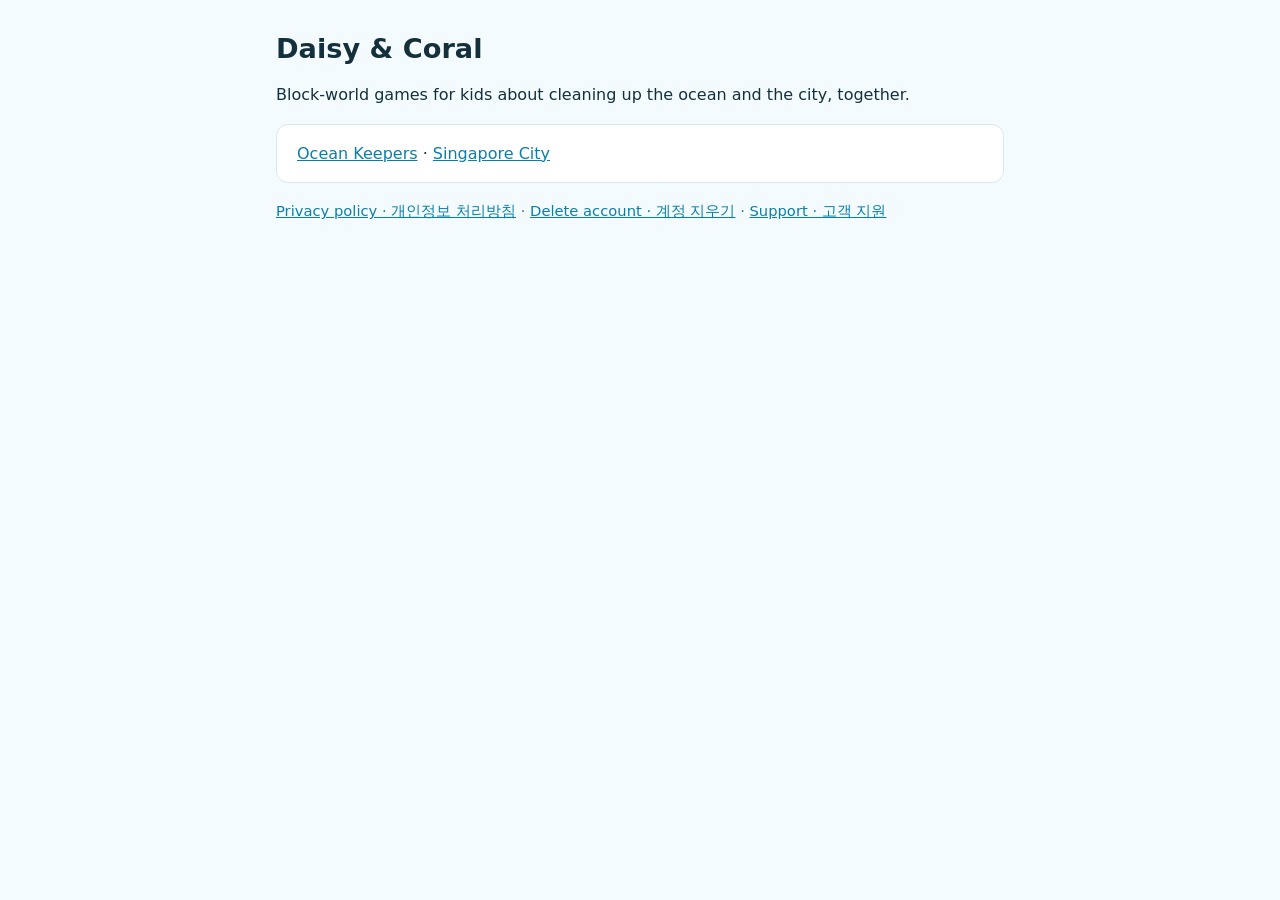
<file: index.html>
<!doctype html>
<html lang="en">
<head>
<meta charset="utf-8">
<meta name="viewport" content="width=device-width, initial-scale=1">
<title>Daisy &amp; Coral</title>
<link rel="stylesheet" href="style.css">
</head>
<body>
<main>
<h1>Daisy &amp; Coral</h1>
<p>Block-world games for kids about cleaning up the ocean and the city, together.</p>
<div class="card"><a href="mermaid-reef/">Ocean Keepers</a> · <a href="mermaid-reef/city/">Singapore City</a></div>
<p class="muted"><a href="privacy/">Privacy policy · 개인정보 처리방침</a> · <a href="delete-account/">Delete account · 계정 지우기</a> · <a href="support/">Support · 고객 지원</a></p>
</main>
</body>
</html>
</file>
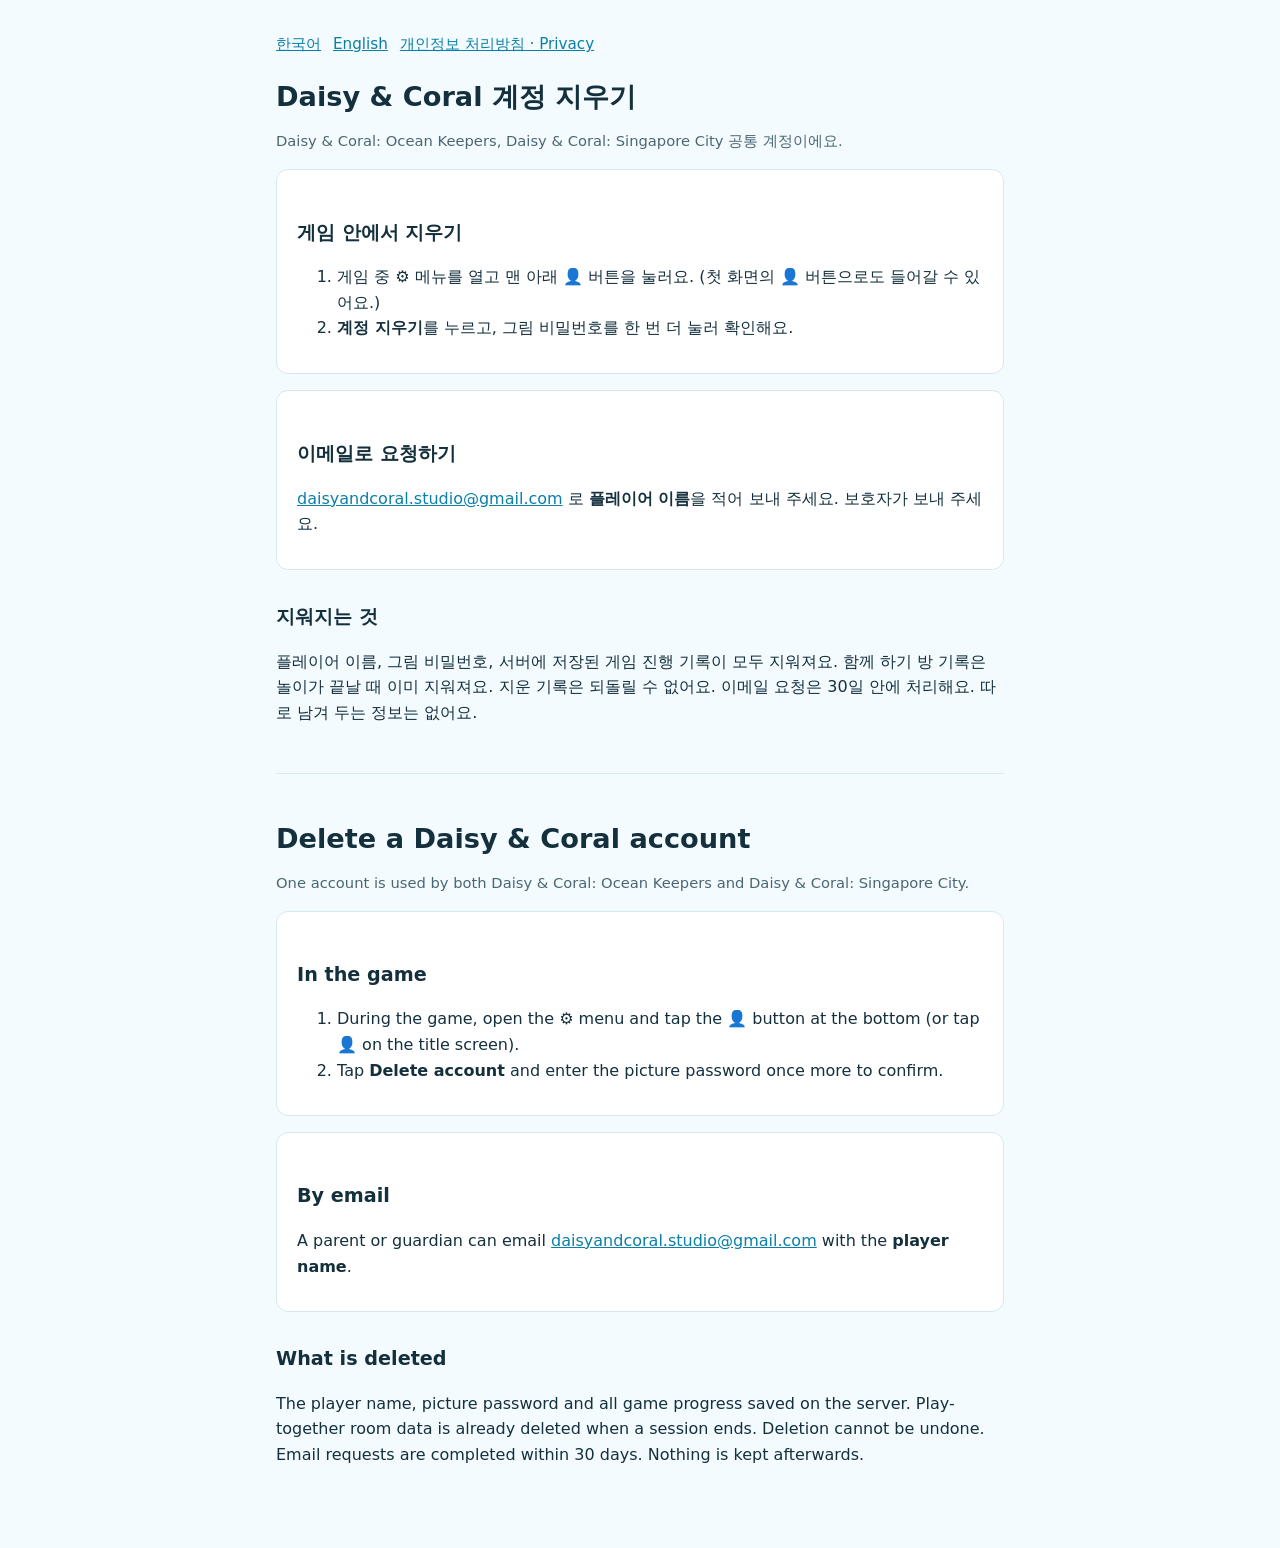
<file: delete-account/index.html>
<!doctype html>
<html lang="ko">
<head>
<meta charset="utf-8">
<meta name="viewport" content="width=device-width, initial-scale=1">
<title>Daisy &amp; Coral 계정 지우기 · Delete account</title>
<link rel="stylesheet" href="../style.css">
</head>
<body>
<main>
<nav><a href="#ko">한국어</a><a href="#en">English</a><a href="../privacy/">개인정보 처리방침 · Privacy</a></nav>

<section id="ko">
<h1>Daisy &amp; Coral 계정 지우기</h1>
<p class="muted">Daisy &amp; Coral: Ocean Keepers, Daisy &amp; Coral: Singapore City 공통 계정이에요.</p>

<div class="card">
<h2>게임 안에서 지우기</h2>
<ol>
<li>게임 중 ⚙️ 메뉴를 열고 맨 아래 👤 버튼을 눌러요. (첫 화면의 👤 버튼으로도 들어갈 수 있어요.)</li>
<li><b>계정 지우기</b>를 누르고, 그림 비밀번호를 한 번 더 눌러 확인해요.</li>
</ol>
</div>

<div class="card">
<h2>이메일로 요청하기</h2>
<p><a href="mailto:daisyandcoral.studio@gmail.com?subject=Delete%20my%20Daisy%20%26%20Coral%20account">daisyandcoral.studio@gmail.com</a> 로 <b>플레이어 이름</b>을 적어 보내 주세요. 보호자가 보내 주세요.</p>
</div>

<h2>지워지는 것</h2>
<p>플레이어 이름, 그림 비밀번호, 서버에 저장된 게임 진행 기록이 모두 지워져요. 함께 하기 방 기록은 놀이가 끝날 때 이미 지워져요. 지운 기록은 되돌릴 수 없어요. 이메일 요청은 30일 안에 처리해요. 따로 남겨 두는 정보는 없어요.</p>
</section>

<hr>

<section id="en" lang="en">
<h1>Delete a Daisy &amp; Coral account</h1>
<p class="muted">One account is used by both Daisy &amp; Coral: Ocean Keepers and Daisy &amp; Coral: Singapore City.</p>

<div class="card">
<h2>In the game</h2>
<ol>
<li>During the game, open the ⚙️ menu and tap the 👤 button at the bottom (or tap 👤 on the title screen).</li>
<li>Tap <b>Delete account</b> and enter the picture password once more to confirm.</li>
</ol>
</div>

<div class="card">
<h2>By email</h2>
<p>A parent or guardian can email <a href="mailto:daisyandcoral.studio@gmail.com?subject=Delete%20my%20Daisy%20%26%20Coral%20account">daisyandcoral.studio@gmail.com</a> with the <b>player name</b>.</p>
</div>

<h2>What is deleted</h2>
<p>The player name, picture password and all game progress saved on the server. Play-together room data is already deleted when a session ends. Deletion cannot be undone. Email requests are completed within 30 days. Nothing is kept afterwards.</p>
</section>
</main>
</body>
</html>
</file>
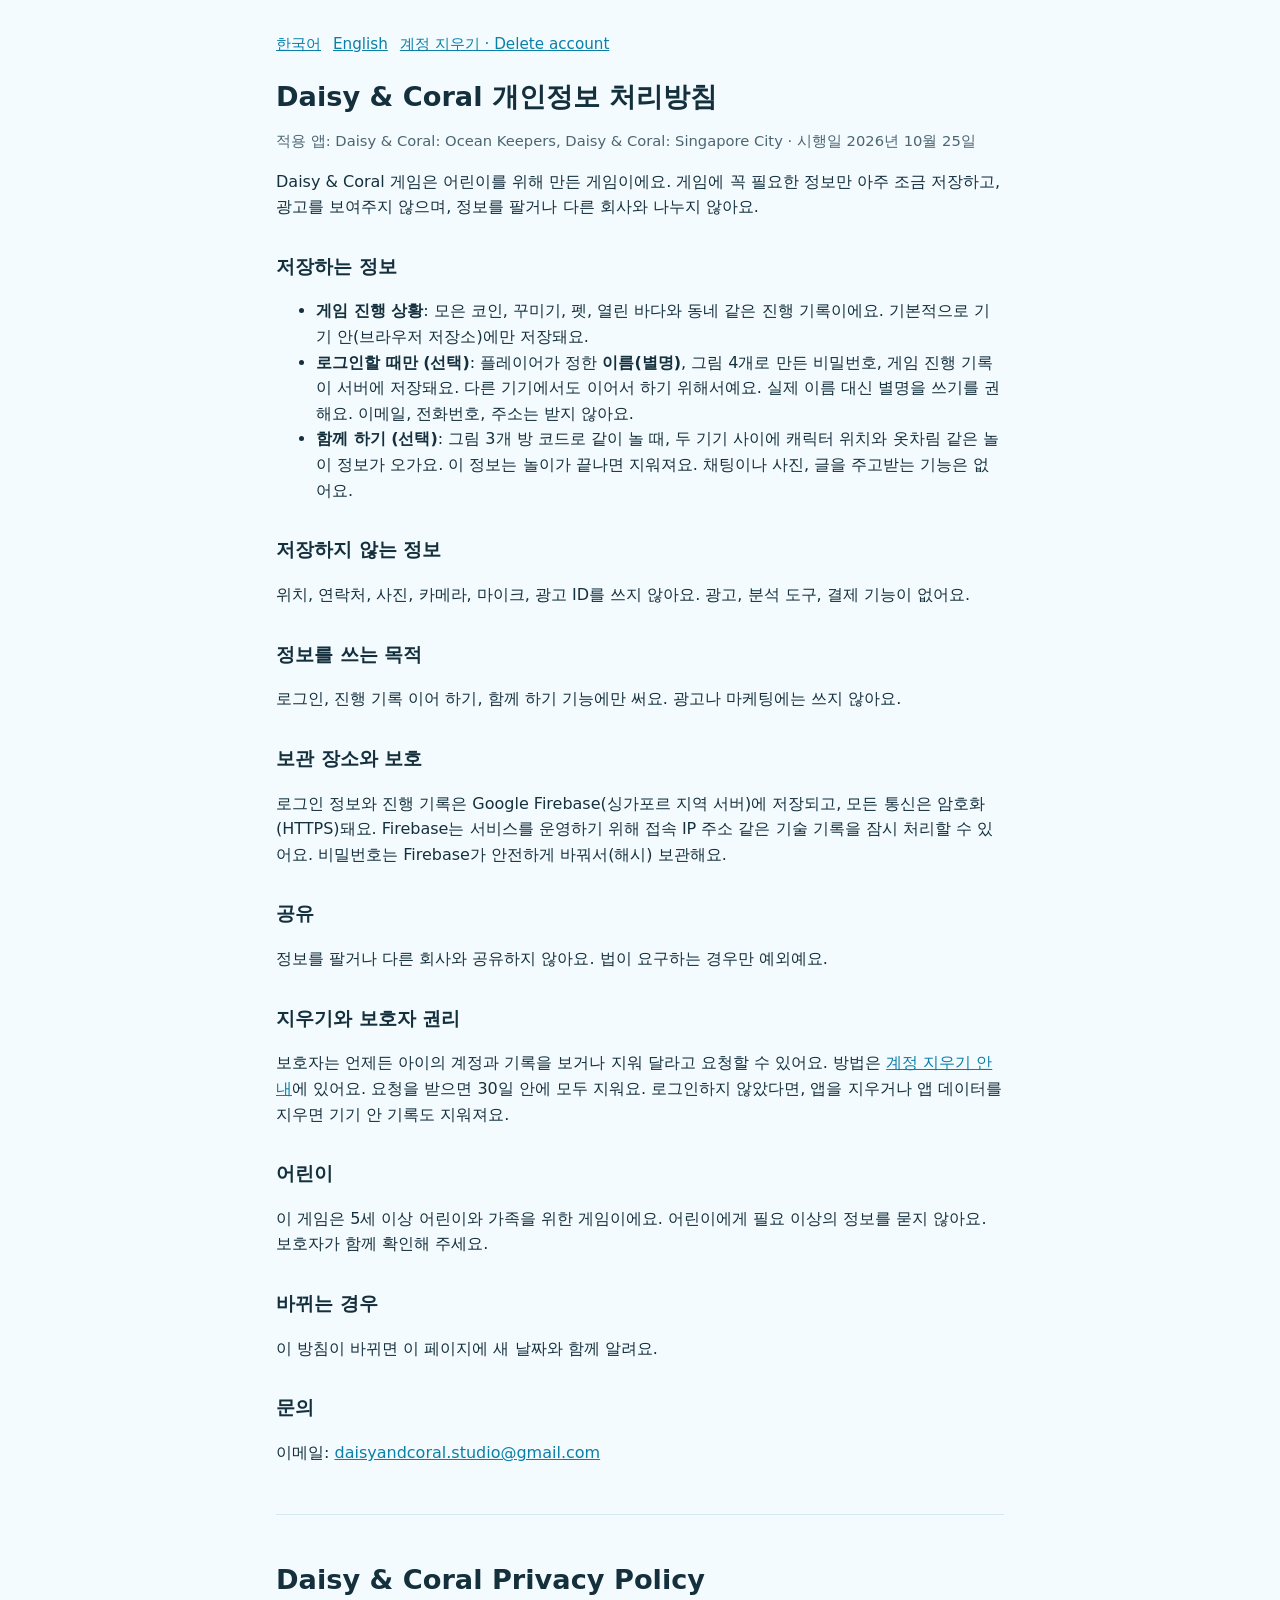
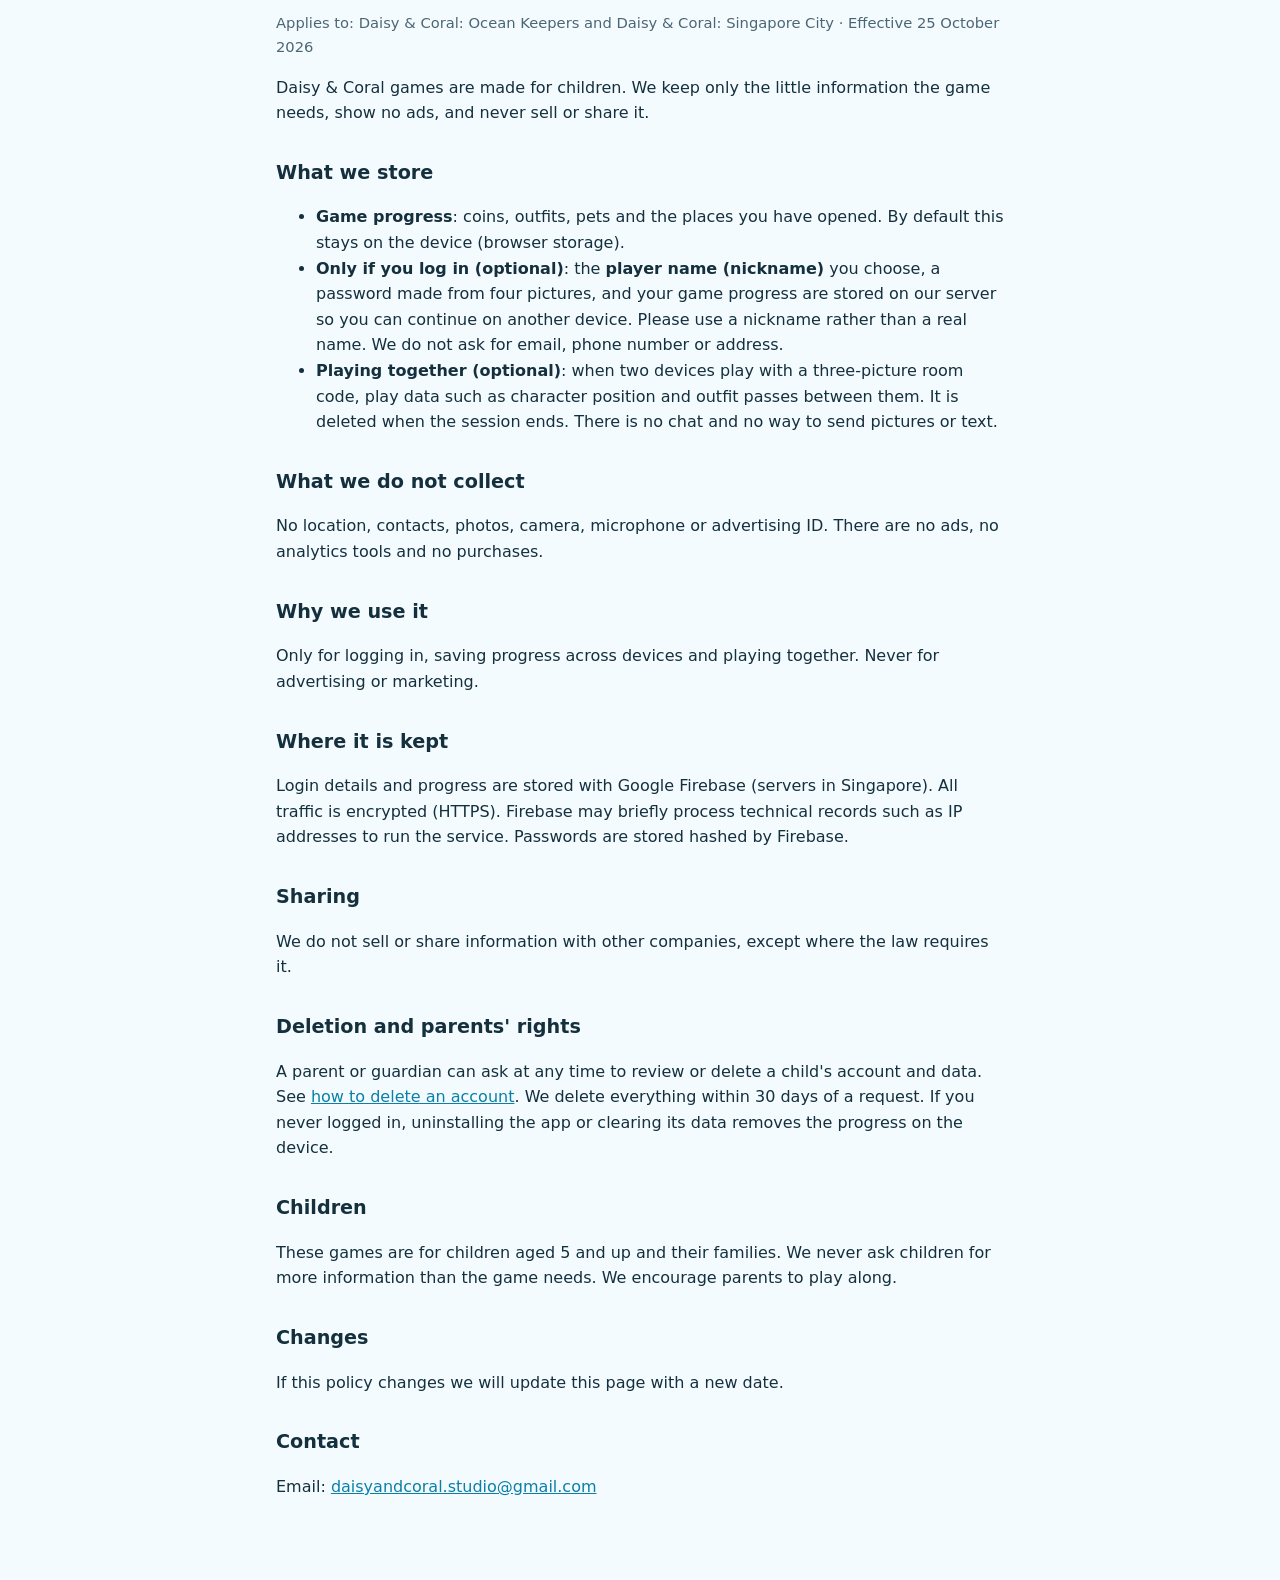
<file: privacy/index.html>
<!doctype html>
<html lang="ko">
<head>
<meta charset="utf-8">
<meta name="viewport" content="width=device-width, initial-scale=1">
<title>Daisy &amp; Coral 개인정보 처리방침 · Privacy Policy</title>
<link rel="stylesheet" href="../style.css">
</head>
<body>
<main>
<nav><a href="#ko">한국어</a><a href="#en">English</a><a href="../delete-account/">계정 지우기 · Delete account</a></nav>

<section id="ko">
<h1>Daisy &amp; Coral 개인정보 처리방침</h1>
<p class="muted">적용 앱: Daisy &amp; Coral: Ocean Keepers, Daisy &amp; Coral: Singapore City · 시행일 2026년 10월 25일</p>

<p>Daisy &amp; Coral 게임은 어린이를 위해 만든 게임이에요. 게임에 꼭 필요한 정보만 아주 조금 저장하고, 광고를 보여주지 않으며, 정보를 팔거나 다른 회사와 나누지 않아요.</p>

<h2>저장하는 정보</h2>
<ul>
<li><b>게임 진행 상황</b>: 모은 코인, 꾸미기, 펫, 열린 바다와 동네 같은 진행 기록이에요. 기본적으로 기기 안(브라우저 저장소)에만 저장돼요.</li>
<li><b>로그인할 때만 (선택)</b>: 플레이어가 정한 <b>이름(별명)</b>, 그림 4개로 만든 비밀번호, 게임 진행 기록이 서버에 저장돼요. 다른 기기에서도 이어서 하기 위해서예요. 실제 이름 대신 별명을 쓰기를 권해요. 이메일, 전화번호, 주소는 받지 않아요.</li>
<li><b>함께 하기 (선택)</b>: 그림 3개 방 코드로 같이 놀 때, 두 기기 사이에 캐릭터 위치와 옷차림 같은 놀이 정보가 오가요. 이 정보는 놀이가 끝나면 지워져요. 채팅이나 사진, 글을 주고받는 기능은 없어요.</li>
</ul>

<h2>저장하지 않는 정보</h2>
<p>위치, 연락처, 사진, 카메라, 마이크, 광고 ID를 쓰지 않아요. 광고, 분석 도구, 결제 기능이 없어요.</p>

<h2>정보를 쓰는 목적</h2>
<p>로그인, 진행 기록 이어 하기, 함께 하기 기능에만 써요. 광고나 마케팅에는 쓰지 않아요.</p>

<h2>보관 장소와 보호</h2>
<p>로그인 정보와 진행 기록은 Google Firebase(싱가포르 지역 서버)에 저장되고, 모든 통신은 암호화(HTTPS)돼요. Firebase는 서비스를 운영하기 위해 접속 IP 주소 같은 기술 기록을 잠시 처리할 수 있어요. 비밀번호는 Firebase가 안전하게 바꿔서(해시) 보관해요.</p>

<h2>공유</h2>
<p>정보를 팔거나 다른 회사와 공유하지 않아요. 법이 요구하는 경우만 예외예요.</p>

<h2>지우기와 보호자 권리</h2>
<p>보호자는 언제든 아이의 계정과 기록을 보거나 지워 달라고 요청할 수 있어요. 방법은 <a href="../delete-account/">계정 지우기 안내</a>에 있어요. 요청을 받으면 30일 안에 모두 지워요. 로그인하지 않았다면, 앱을 지우거나 앱 데이터를 지우면 기기 안 기록도 지워져요.</p>

<h2>어린이</h2>
<p>이 게임은 5세 이상 어린이와 가족을 위한 게임이에요. 어린이에게 필요 이상의 정보를 묻지 않아요. 보호자가 함께 확인해 주세요.</p>

<h2>바뀌는 경우</h2>
<p>이 방침이 바뀌면 이 페이지에 새 날짜와 함께 알려요.</p>

<h2>문의</h2>
<p>이메일: <a href="mailto:daisyandcoral.studio@gmail.com">daisyandcoral.studio@gmail.com</a></p>
</section>

<hr>

<section id="en" lang="en">
<h1>Daisy &amp; Coral Privacy Policy</h1>
<p class="muted">Applies to: Daisy &amp; Coral: Ocean Keepers and Daisy &amp; Coral: Singapore City · Effective 25 October 2026</p>

<p>Daisy &amp; Coral games are made for children. We keep only the little information the game needs, show no ads, and never sell or share it.</p>

<h2>What we store</h2>
<ul>
<li><b>Game progress</b>: coins, outfits, pets and the places you have opened. By default this stays on the device (browser storage).</li>
<li><b>Only if you log in (optional)</b>: the <b>player name (nickname)</b> you choose, a password made from four pictures, and your game progress are stored on our server so you can continue on another device. Please use a nickname rather than a real name. We do not ask for email, phone number or address.</li>
<li><b>Playing together (optional)</b>: when two devices play with a three-picture room code, play data such as character position and outfit passes between them. It is deleted when the session ends. There is no chat and no way to send pictures or text.</li>
</ul>

<h2>What we do not collect</h2>
<p>No location, contacts, photos, camera, microphone or advertising ID. There are no ads, no analytics tools and no purchases.</p>

<h2>Why we use it</h2>
<p>Only for logging in, saving progress across devices and playing together. Never for advertising or marketing.</p>

<h2>Where it is kept</h2>
<p>Login details and progress are stored with Google Firebase (servers in Singapore). All traffic is encrypted (HTTPS). Firebase may briefly process technical records such as IP addresses to run the service. Passwords are stored hashed by Firebase.</p>

<h2>Sharing</h2>
<p>We do not sell or share information with other companies, except where the law requires it.</p>

<h2>Deletion and parents' rights</h2>
<p>A parent or guardian can ask at any time to review or delete a child's account and data. See <a href="../delete-account/#en">how to delete an account</a>. We delete everything within 30 days of a request. If you never logged in, uninstalling the app or clearing its data removes the progress on the device.</p>

<h2>Children</h2>
<p>These games are for children aged 5 and up and their families. We never ask children for more information than the game needs. We encourage parents to play along.</p>

<h2>Changes</h2>
<p>If this policy changes we will update this page with a new date.</p>

<h2>Contact</h2>
<p>Email: <a href="mailto:daisyandcoral.studio@gmail.com">daisyandcoral.studio@gmail.com</a></p>
</section>
</main>
</body>
</html>
</file>
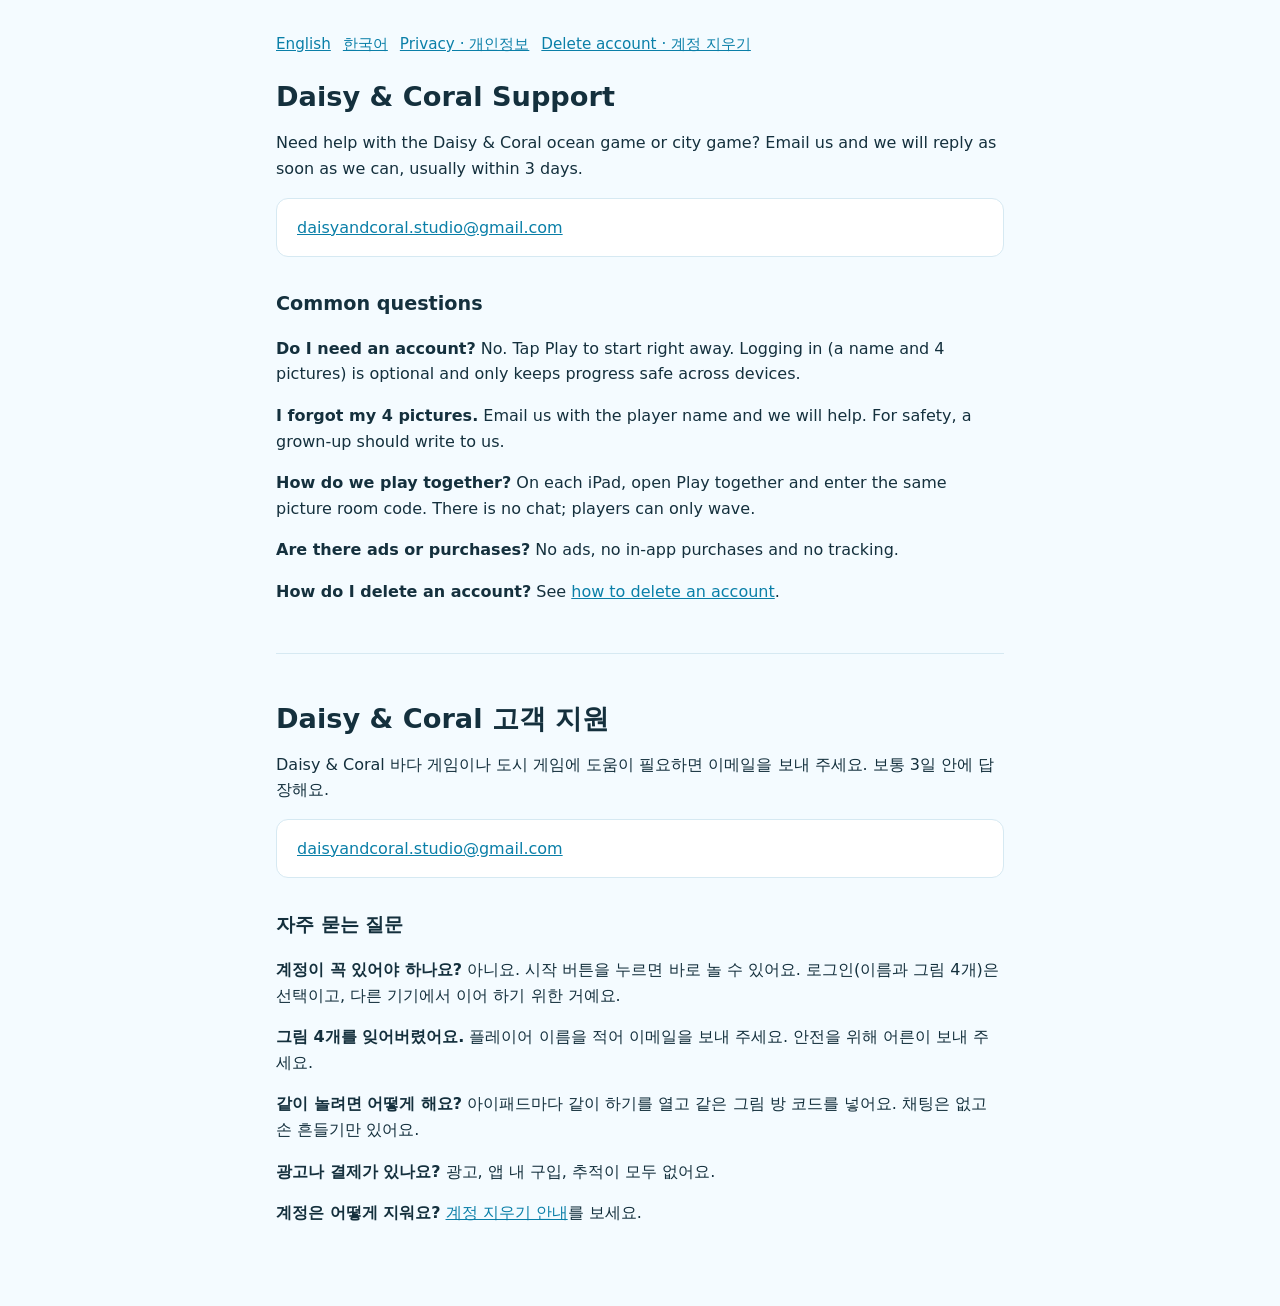
<file: support/index.html>
<!doctype html>
<html lang="en">
<head>
<meta charset="utf-8">
<meta name="viewport" content="width=device-width, initial-scale=1">
<title>Daisy &amp; Coral Support · 고객 지원</title>
<link rel="stylesheet" href="../style.css">
</head>
<body>
<main>
<nav><a href="#en">English</a><a href="#ko">한국어</a><a href="../privacy/">Privacy · 개인정보</a><a href="../delete-account/">Delete account · 계정 지우기</a></nav>

<section id="en">
<h1>Daisy &amp; Coral Support</h1>
<p>Need help with the Daisy &amp; Coral ocean game or city game? Email us and we will reply as soon as we can, usually within 3 days.</p>
<div class="card"><a href="mailto:daisyandcoral.studio@gmail.com">daisyandcoral.studio@gmail.com</a></div>

<h2>Common questions</h2>
<p><b>Do I need an account?</b> No. Tap Play to start right away. Logging in (a name and 4 pictures) is optional and only keeps progress safe across devices.</p>
<p><b>I forgot my 4 pictures.</b> Email us with the player name and we will help. For safety, a grown-up should write to us.</p>
<p><b>How do we play together?</b> On each iPad, open Play together and enter the same picture room code. There is no chat; players can only wave.</p>
<p><b>Are there ads or purchases?</b> No ads, no in-app purchases and no tracking.</p>
<p><b>How do I delete an account?</b> See <a href="../delete-account/#en">how to delete an account</a>.</p>
</section>

<hr>

<section id="ko" lang="ko">
<h1>Daisy &amp; Coral 고객 지원</h1>
<p>Daisy &amp; Coral 바다 게임이나 도시 게임에 도움이 필요하면 이메일을 보내 주세요. 보통 3일 안에 답장해요.</p>
<div class="card"><a href="mailto:daisyandcoral.studio@gmail.com">daisyandcoral.studio@gmail.com</a></div>

<h2>자주 묻는 질문</h2>
<p><b>계정이 꼭 있어야 하나요?</b> 아니요. 시작 버튼을 누르면 바로 놀 수 있어요. 로그인(이름과 그림 4개)은 선택이고, 다른 기기에서 이어 하기 위한 거예요.</p>
<p><b>그림 4개를 잊어버렸어요.</b> 플레이어 이름을 적어 이메일을 보내 주세요. 안전을 위해 어른이 보내 주세요.</p>
<p><b>같이 놀려면 어떻게 해요?</b> 아이패드마다 같이 하기를 열고 같은 그림 방 코드를 넣어요. 채팅은 없고 손 흔들기만 있어요.</p>
<p><b>광고나 결제가 있나요?</b> 광고, 앱 내 구입, 추적이 모두 없어요.</p>
<p><b>계정은 어떻게 지워요?</b> <a href="../delete-account/">계정 지우기 안내</a>를 보세요.</p>
</section>
</main>
</body>
</html>
</file>
<file: style.css>
:root { --bg:#f4fbff; --fg:#14303d; --muted:#4b6673; --accent:#0a7fa8; --card:#ffffff; --line:#d6e9f2; }
@media (prefers-color-scheme: dark) { :root { --bg:#0e1b21; --fg:#e6f3f8; --muted:#a3bcc7; --accent:#5cc8ef; --card:#16262e; --line:#24404c; } }
* { box-sizing:border-box; }
body { margin:0; background:var(--bg); color:var(--fg); font:16px/1.6 -apple-system, system-ui, "Apple SD Gothic Neo", "Noto Sans KR", sans-serif; }
main { max-width:760px; margin:0 auto; padding:32px 16px 64px; }
h1 { font-size:1.7rem; line-height:1.25; margin:0 0 4px; }
h2 { font-size:1.2rem; margin:32px 0 8px; }
p, li { color:var(--fg); }
.muted { color:var(--muted); font-size:.92rem; }
a { color:var(--accent); }
nav { display:flex; gap:12px; flex-wrap:wrap; margin:0 0 24px; font-size:.95rem; }
.card { background:var(--card); border:1px solid var(--line); border-radius:12px; padding:16px 20px; margin:16px 0; }
hr { border:0; border-top:1px solid var(--line); margin:48px 0; }
</file>
